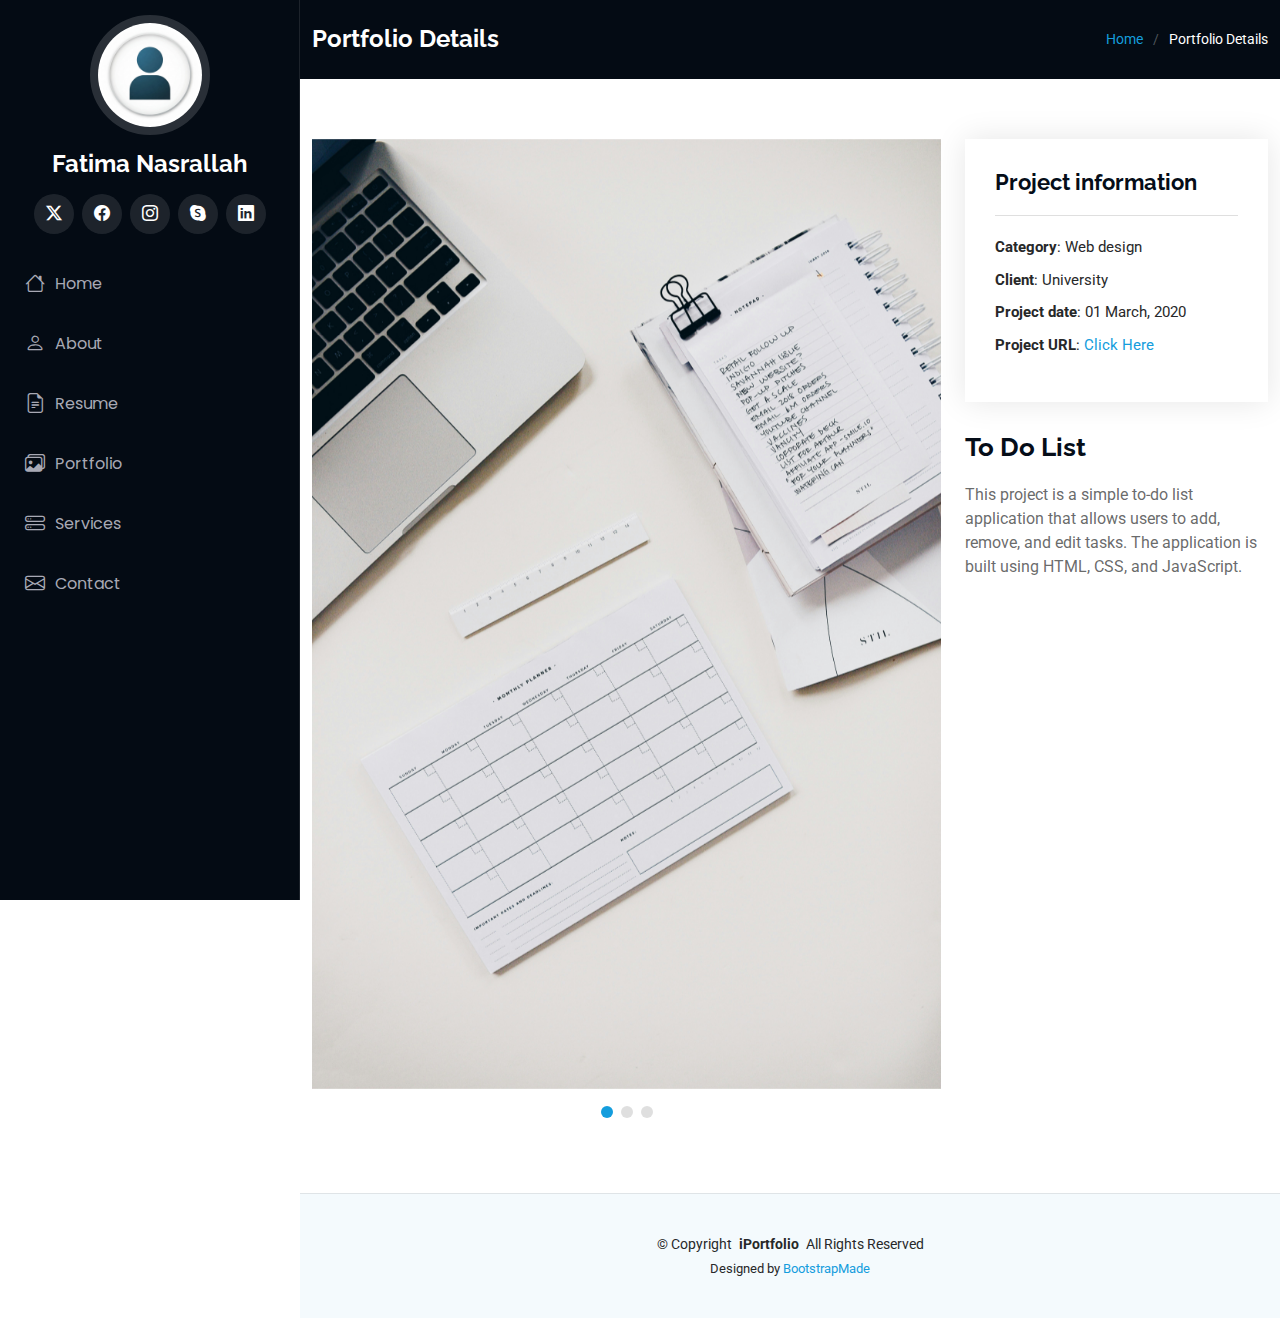
<file: portfolio-details-1.html>
<!DOCTYPE html>
<html lang="en">

<head>
  <meta charset="utf-8">
  <meta content="width=device-width, initial-scale=1.0" name="viewport">
  <title>Portfolio Details - iPortfolio Bootstrap Template</title>
  <meta content="" name="description">
  <meta content="" name="keywords">

  <!-- Favicons -->
  <link href="assets/img/favicon.png" rel="icon">
  <link href="assets/img/apple-touch-icon.png" rel="apple-touch-icon">

  <!-- Fonts -->
  <link href="https://fonts.googleapis.com" rel="preconnect">
  <link href="https://fonts.gstatic.com" rel="preconnect" crossorigin>
  <link href="https://fonts.googleapis.com/css2?family=Roboto:ital,wght@0,100;0,300;0,400;0,500;0,700;0,900;1,100;1,300;1,400;1,500;1,700;1,900&family=Poppins:ital,wght@0,100;0,200;0,300;0,400;0,500;0,600;0,700;0,800;0,900;1,100;1,200;1,300;1,400;1,500;1,600;1,700;1,800;1,900&family=Raleway:ital,wght@0,100;0,200;0,300;0,400;0,500;0,600;0,700;0,800;0,900;1,100;1,200;1,300;1,400;1,500;1,600;1,700;1,800;1,900&display=swap" rel="stylesheet">

  <!-- Vendor CSS Files -->
  <link href="assets/vendor/bootstrap/css/bootstrap.min.css" rel="stylesheet">
  <link href="assets/vendor/bootstrap-icons/bootstrap-icons.css" rel="stylesheet">
  <link href="assets/vendor/aos/aos.css" rel="stylesheet">
  <link href="assets/vendor/glightbox/css/glightbox.min.css" rel="stylesheet">
  <link href="assets/vendor/swiper/swiper-bundle.min.css" rel="stylesheet">

  <!-- Main CSS File -->
  <link href="assets/css/main.css" rel="stylesheet">
</head>

<body class="portfolio-details-page">

  <header id="header" class="header dark-background d-flex flex-column">
    <i class="header-toggle d-xl-none bi bi-list"></i>

    <div class="profile-img">
      <img src="assets/img/profile.jpeg" alt="" class="img-fluid rounded-circle">
    </div>

    <a href="index.html" class="logo d-flex align-items-center justify-content-center">
      <!-- Uncomment the line below if you also wish to use an image logo -->
      <!-- <img src="assets/img/logo.png" alt=""> -->
      <h1 class="sitename">Fatima Nasrallah</h1>
    </a>

    <div class="social-links text-center">
      <a href="#" class="twitter"><i class="bi bi-twitter-x"></i></a>
      <a href="#" class="facebook"><i class="bi bi-facebook"></i></a>
      <a href="#" class="instagram"><i class="bi bi-instagram"></i></a>
      <a href="#" class="google-plus"><i class="bi bi-skype"></i></a>
      <a href="#" class="linkedin"><i class="bi bi-linkedin"></i></a>
    </div>

    <nav id="navmenu" class="navmenu">
      <ul>
        <li><a href="index.html#hero"><i class="bi bi-house navicon"></i>Home</a></li>
        <li><a href="index.html#about"><i class="bi bi-person navicon"></i> About</a></li>
        <li><a href="index.html#resume"><i class="bi bi-file-earmark-text navicon"></i> Resume</a></li>
        <li><a href="index.html#portfolio"><i class="bi bi-images navicon"></i> Portfolio</a></li>
        <li><a href="index.html#services"><i class="bi bi-hdd-stack navicon"></i> Services</a></li>
       <!-- <li class="dropdown"><a href="#"><i class="bi bi-menu-button navicon"></i> <span>Dropdown</span> <i class="bi bi-chevron-down toggle-dropdown"></i></a>
          <ul>
            <li><a href="#">Dropdown 1</a></li>
            <li class="dropdown"><a href="#"><span>Deep Dropdown</span> <i class="bi bi-chevron-down toggle-dropdown"></i></a>
              <ul>
                <li><a href="#">Deep Dropdown 1</a></li>
                <li><a href="#">Deep Dropdown 2</a></li>
                <li><a href="#">Deep Dropdown 3</a></li>
                <li><a href="#">Deep Dropdown 4</a></li>
                <li><a href="#">Deep Dropdown 5</a></li>
              </ul>
            </li>
            <li><a href="#">Dropdown 2</a></li>
            <li><a href="#">Dropdown 3</a></li>
            <li><a href="#">Dropdown 4</a></li>
          </ul>
        </li>
        -->
        <li><a href="#contact"><i class="bi bi-envelope navicon"></i> Contact</a></li>
      </ul>
    </nav>

  </header>

  <main class="main">

    <!-- Page Title -->
    <div class="page-title dark-background">
      <div class="container d-lg-flex justify-content-between align-items-center">
        <h1 class="mb-2 mb-lg-0">Portfolio Details</h1>
        <nav class="breadcrumbs">
          <ol>
            <li><a href="index.html">Home</a></li>
            <li class="current">Portfolio Details</li>
          </ol>
        </nav>
      </div>
    </div><!-- End Page Title -->

    <!-- Portfolio Details Section -->
    <section id="portfolio-details" class="portfolio-details section">

      <div class="container" data-aos="fade-up" data-aos-delay="100">

        <div class="row gy-4">

          <div class="col-lg-8">
            <div class="portfolio-details-slider swiper init-swiper">

              <script type="application/json" class="swiper-config">
                {
                  "loop": true,
                  "speed": 600,
                  "autoplay": {
                    "delay": 5000
                  },
                  "slidesPerView": "auto",
                  "pagination": {
                    "el": ".swiper-pagination",
                    "type": "bullets",
                    "clickable": true
                  }
                }
              </script>

              <div class="swiper-wrapper align-items-center">

                <div class="swiper-slide">
                  <img src="assets/img/to-doList.jpg" alt="">
                </div>

                <div class="swiper-slide">
                  <img src="assets/img/dice.jpg" alt="">
                </div>

                <div class="swiper-slide">
                  <img src="assets/img/simonGame.jpg" alt="">
                </div>

              </div>
              <div class="swiper-pagination"></div>
            </div>
          </div>

          <div class="col-lg-4">
            <div class="portfolio-info" data-aos="fade-up" data-aos-delay="200">
              <h3>Project information</h3>
              <ul>
                <li><strong>Category</strong>: Web design</li>
                <li><strong>Client</strong>: University</li>
                <li><strong>Project date</strong>: 01 March, 2020</li>
                <li><strong>Project URL</strong>: <a href="https://fatiman444.github.io/ToDoListWebsite/">Click Here</a></li>
              </ul>
            </div>
            <div class="portfolio-description" data-aos="fade-up" data-aos-delay="300">
              <h2>To Do List</h2>
              <p>
                This project is a simple to-do list application that allows users to add, remove, and edit
                tasks. The application is built using HTML, CSS, and JavaScript.
              </p>
            </div>
          </div>

        </div>

      </div>

    </section><!-- /Portfolio Details Section -->

  </main>

  <footer id="footer" class="footer position-relative light-background">

    <div class="container">
      <div class="copyright text-center ">
        <p>© <span>Copyright</span> <strong class="px-1 sitename">iPortfolio</strong> <span>All Rights Reserved</span></p>
      </div>
      <div class="credits">
        <!-- All the links in the footer should remain intact. -->
        <!-- You can delete the links only if you've purchased the pro version. -->
        <!-- Licensing information: https://bootstrapmade.com/license/ -->
        <!-- Purchase the pro version with working PHP/AJAX contact form: [buy-url] -->
        Designed by <a href="https://bootstrapmade.com/">BootstrapMade</a>
      </div>
    </div>

  </footer>

  <!-- Scroll Top -->
  <a href="#" id="scroll-top" class="scroll-top d-flex align-items-center justify-content-center"><i class="bi bi-arrow-up-short"></i></a>

  <!-- Preloader -->
  <div id="preloader"></div>

  <!-- Vendor JS Files -->
  <script src="assets/vendor/bootstrap/js/bootstrap.bundle.min.js"></script>
  <script src="assets/vendor/php-email-form/validate.js"></script>
  <script src="assets/vendor/aos/aos.js"></script>
  <script src="assets/vendor/typed.js/typed.umd.js"></script>
  <script src="assets/vendor/purecounter/purecounter_vanilla.js"></script>
  <script src="assets/vendor/waypoints/noframework.waypoints.js"></script>
  <script src="assets/vendor/glightbox/js/glightbox.min.js"></script>
  <script src="assets/vendor/imagesloaded/imagesloaded.pkgd.min.js"></script>
  <script src="assets/vendor/isotope-layout/isotope.pkgd.min.js"></script>
  <script src="assets/vendor/swiper/swiper-bundle.min.js"></script>

  <!-- Main JS File -->
  <script src="assets/js/main.js"></script>

</body>

</html>
</file>
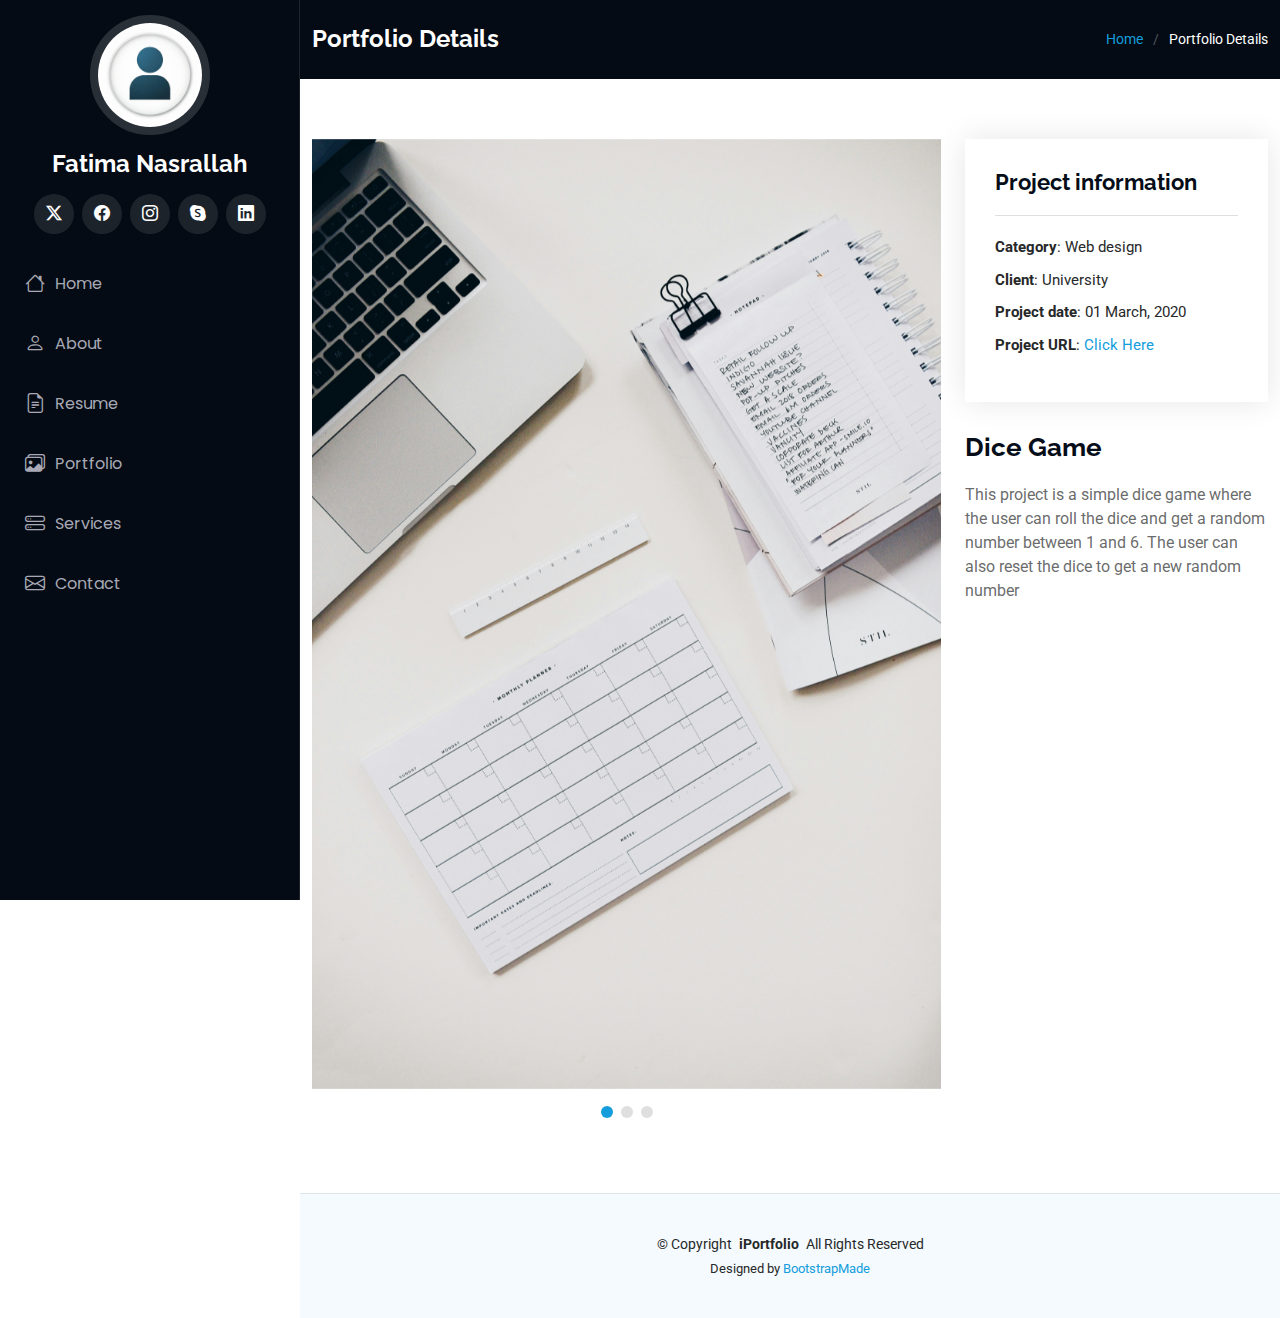
<file: portfolio-details-2.html>
<!DOCTYPE html>
<html lang="en">

<head>
  <meta charset="utf-8">
  <meta content="width=device-width, initial-scale=1.0" name="viewport">
  <title>Portfolio Details - iPortfolio Bootstrap Template</title>
  <meta content="" name="description">
  <meta content="" name="keywords">

  <!-- Favicons -->
  <link href="assets/img/favicon.png" rel="icon">
  <link href="assets/img/apple-touch-icon.png" rel="apple-touch-icon">

  <!-- Fonts -->
  <link href="https://fonts.googleapis.com" rel="preconnect">
  <link href="https://fonts.gstatic.com" rel="preconnect" crossorigin>
  <link href="https://fonts.googleapis.com/css2?family=Roboto:ital,wght@0,100;0,300;0,400;0,500;0,700;0,900;1,100;1,300;1,400;1,500;1,700;1,900&family=Poppins:ital,wght@0,100;0,200;0,300;0,400;0,500;0,600;0,700;0,800;0,900;1,100;1,200;1,300;1,400;1,500;1,600;1,700;1,800;1,900&family=Raleway:ital,wght@0,100;0,200;0,300;0,400;0,500;0,600;0,700;0,800;0,900;1,100;1,200;1,300;1,400;1,500;1,600;1,700;1,800;1,900&display=swap" rel="stylesheet">

  <!-- Vendor CSS Files -->
  <link href="assets/vendor/bootstrap/css/bootstrap.min.css" rel="stylesheet">
  <link href="assets/vendor/bootstrap-icons/bootstrap-icons.css" rel="stylesheet">
  <link href="assets/vendor/aos/aos.css" rel="stylesheet">
  <link href="assets/vendor/glightbox/css/glightbox.min.css" rel="stylesheet">
  <link href="assets/vendor/swiper/swiper-bundle.min.css" rel="stylesheet">

  <!-- Main CSS File -->
  <link href="assets/css/main.css" rel="stylesheet">
</head>

<body class="portfolio-details-page">

  <header id="header" class="header dark-background d-flex flex-column">
    <i class="header-toggle d-xl-none bi bi-list"></i>

    <div class="profile-img">
      <img src="assets/img/profile.jpeg" alt="" class="img-fluid rounded-circle">
    </div>

    <a href="index.html" class="logo d-flex align-items-center justify-content-center">
      <!-- Uncomment the line below if you also wish to use an image logo -->
      <!-- <img src="assets/img/logo.png" alt=""> -->
      <h1 class="sitename">Fatima Nasrallah</h1>
    </a>

    <div class="social-links text-center">
      <a href="#" class="twitter"><i class="bi bi-twitter-x"></i></a>
      <a href="#" class="facebook"><i class="bi bi-facebook"></i></a>
      <a href="#" class="instagram"><i class="bi bi-instagram"></i></a>
      <a href="#" class="google-plus"><i class="bi bi-skype"></i></a>
      <a href="#" class="linkedin"><i class="bi bi-linkedin"></i></a>
    </div>

    <nav id="navmenu" class="navmenu">
      <ul>
        <li><a href="index.html#hero"><i class="bi bi-house navicon"></i>Home</a></li>
        <li><a href="index.html#about"><i class="bi bi-person navicon"></i> About</a></li>
        <li><a href="index.html#resume"><i class="bi bi-file-earmark-text navicon"></i> Resume</a></li>
        <li><a href="index.html#portfolio"><i class="bi bi-images navicon"></i> Portfolio</a></li>
        <li><a href="index.html#services"><i class="bi bi-hdd-stack navicon"></i> Services</a></li>
        <!-- <li class="dropdown"><a href="#"><i class="bi bi-menu-button navicon"></i> <span>Dropdown</span> <i class="bi bi-chevron-down toggle-dropdown"></i></a>
          <ul>
            <li><a href="#">Dropdown 1</a></li>
            <li class="dropdown"><a href="#"><span>Deep Dropdown</span> <i class="bi bi-chevron-down toggle-dropdown"></i></a>
              <ul>
                <li><a href="#">Deep Dropdown 1</a></li>
                <li><a href="#">Deep Dropdown 2</a></li>
                <li><a href="#">Deep Dropdown 3</a></li>
                <li><a href="#">Deep Dropdown 4</a></li>
                <li><a href="#">Deep Dropdown 5</a></li>
              </ul>
            </li>
            <li><a href="#">Dropdown 2</a></li>
            <li><a href="#">Dropdown 3</a></li>
            <li><a href="#">Dropdown 4</a></li>
          </ul>
        </li>
        -->
        <li><a href="#contact"><i class="bi bi-envelope navicon"></i> Contact</a></li>
      </ul>
    </nav>

  </header>

  <main class="main">

    <!-- Page Title -->
    <div class="page-title dark-background">
      <div class="container d-lg-flex justify-content-between align-items-center">
        <h1 class="mb-2 mb-lg-0">Portfolio Details</h1>
        <nav class="breadcrumbs">
          <ol>
            <li><a href="index.html">Home</a></li>
            <li class="current">Portfolio Details</li>
          </ol>
        </nav>
      </div>
    </div><!-- End Page Title -->

    <!-- Portfolio Details Section -->
    <section id="portfolio-details" class="portfolio-details section">

      <div class="container" data-aos="fade-up" data-aos-delay="100">

        <div class="row gy-4">

          <div class="col-lg-8">
            <div class="portfolio-details-slider swiper init-swiper">

              <script type="application/json" class="swiper-config">
                {
                  "loop": true,
                  "speed": 600,
                  "autoplay": {
                    "delay": 5000
                  },
                  "slidesPerView": "auto",
                  "pagination": {
                    "el": ".swiper-pagination",
                    "type": "bullets",
                    "clickable": true
                  }
                }
              </script>

              <div class="swiper-wrapper align-items-center">

                <div class="swiper-slide">
                  <img src="assets/img/to-doList.jpg" alt="">
                </div>

                <div class="swiper-slide">
                  <img src="assets/img/dice.jpg" alt="">
                </div>

                <div class="swiper-slide">
                  <img src="assets/img/simonGame.jpg" alt="">
                </div>

              </div>
              <div class="swiper-pagination"></div>
            </div>
          </div>

          <div class="col-lg-4">
            <div class="portfolio-info" data-aos="fade-up" data-aos-delay="200">
              <h3>Project information</h3>
              <ul>
                <li><strong>Category</strong>: Web design</li>
                <li><strong>Client</strong>: University</li>
                <li><strong>Project date</strong>: 01 March, 2020</li>
                <li><strong>Project URL</strong>: <a href="https://fatiman444.github.io/Dicee-Challenge/">Click Here</a></li>
              </ul>
            </div>
            <div class="portfolio-description" data-aos="fade-up" data-aos-delay="300">
              <h2>Dice Game</h2>
              <p>
                This project is a simple dice game where the user can roll the dice and get a random number between
                1 and 6. The user can also reset the dice to get a new random number
              </p>
            </div>
          </div>

        </div>

      </div>

    </section><!-- /Portfolio Details Section -->

  </main>

  <footer id="footer" class="footer position-relative light-background">

    <div class="container">
      <div class="copyright text-center ">
        <p>© <span>Copyright</span> <strong class="px-1 sitename">iPortfolio</strong> <span>All Rights Reserved</span></p>
      </div>
      <div class="credits">
        <!-- All the links in the footer should remain intact. -->
        <!-- You can delete the links only if you've purchased the pro version. -->
        <!-- Licensing information: https://bootstrapmade.com/license/ -->
        <!-- Purchase the pro version with working PHP/AJAX contact form: [buy-url] -->
        Designed by <a href="https://bootstrapmade.com/">BootstrapMade</a>
      </div>
    </div>

  </footer>

  <!-- Scroll Top -->
  <a href="#" id="scroll-top" class="scroll-top d-flex align-items-center justify-content-center"><i class="bi bi-arrow-up-short"></i></a>

  <!-- Preloader -->
  <div id="preloader"></div>

  <!-- Vendor JS Files -->
  <script src="assets/vendor/bootstrap/js/bootstrap.bundle.min.js"></script>
  <script src="assets/vendor/php-email-form/validate.js"></script>
  <script src="assets/vendor/aos/aos.js"></script>
  <script src="assets/vendor/typed.js/typed.umd.js"></script>
  <script src="assets/vendor/purecounter/purecounter_vanilla.js"></script>
  <script src="assets/vendor/waypoints/noframework.waypoints.js"></script>
  <script src="assets/vendor/glightbox/js/glightbox.min.js"></script>
  <script src="assets/vendor/imagesloaded/imagesloaded.pkgd.min.js"></script>
  <script src="assets/vendor/isotope-layout/isotope.pkgd.min.js"></script>
  <script src="assets/vendor/swiper/swiper-bundle.min.js"></script>

  <!-- Main JS File -->
  <script src="assets/js/main.js"></script>

</body>

</html>
</file>
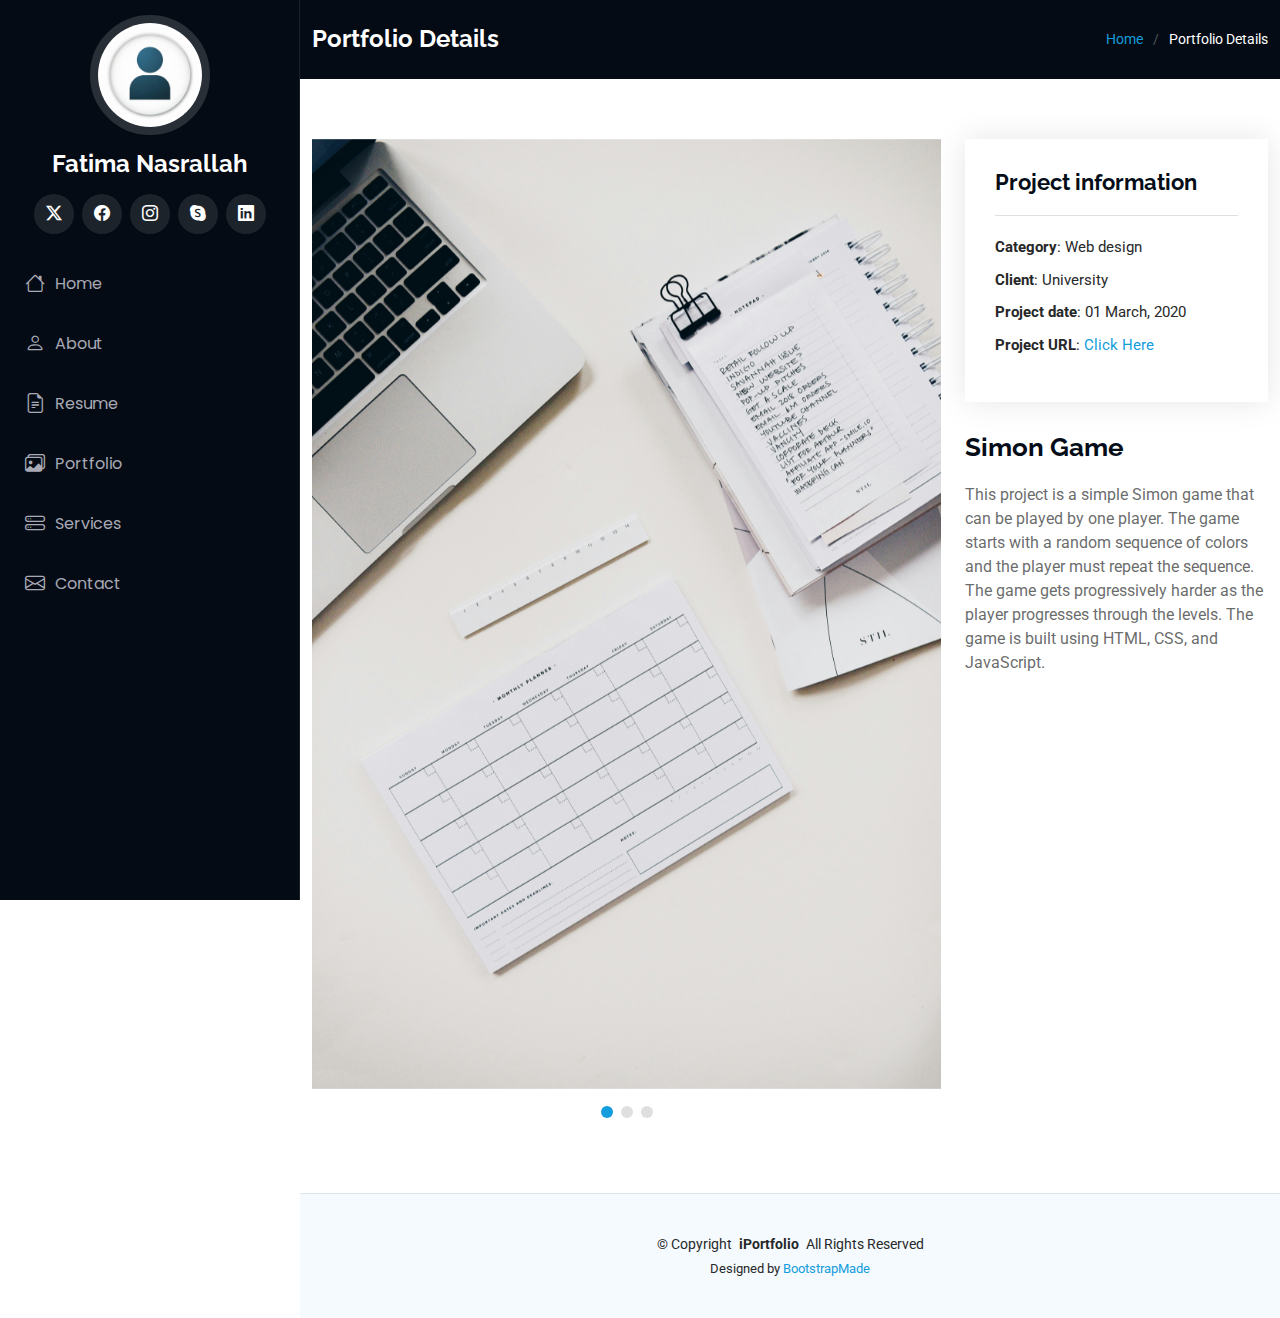
<file: portfolio-details-3.html>
<!DOCTYPE html>
<html lang="en">

<head>
  <meta charset="utf-8">
  <meta content="width=device-width, initial-scale=1.0" name="viewport">
  <title>Portfolio Details - iPortfolio Bootstrap Template</title>
  <meta content="" name="description">
  <meta content="" name="keywords">

  <!-- Favicons -->
  <link href="assets/img/favicon.png" rel="icon">
  <link href="assets/img/apple-touch-icon.png" rel="apple-touch-icon">

  <!-- Fonts -->
  <link href="https://fonts.googleapis.com" rel="preconnect">
  <link href="https://fonts.gstatic.com" rel="preconnect" crossorigin>
  <link href="https://fonts.googleapis.com/css2?family=Roboto:ital,wght@0,100;0,300;0,400;0,500;0,700;0,900;1,100;1,300;1,400;1,500;1,700;1,900&family=Poppins:ital,wght@0,100;0,200;0,300;0,400;0,500;0,600;0,700;0,800;0,900;1,100;1,200;1,300;1,400;1,500;1,600;1,700;1,800;1,900&family=Raleway:ital,wght@0,100;0,200;0,300;0,400;0,500;0,600;0,700;0,800;0,900;1,100;1,200;1,300;1,400;1,500;1,600;1,700;1,800;1,900&display=swap" rel="stylesheet">

  <!-- Vendor CSS Files -->
  <link href="assets/vendor/bootstrap/css/bootstrap.min.css" rel="stylesheet">
  <link href="assets/vendor/bootstrap-icons/bootstrap-icons.css" rel="stylesheet">
  <link href="assets/vendor/aos/aos.css" rel="stylesheet">
  <link href="assets/vendor/glightbox/css/glightbox.min.css" rel="stylesheet">
  <link href="assets/vendor/swiper/swiper-bundle.min.css" rel="stylesheet">

  <!-- Main CSS File -->
  <link href="assets/css/main.css" rel="stylesheet">

</head>

<body class="portfolio-details-page">

  <header id="header" class="header dark-background d-flex flex-column">
    <i class="header-toggle d-xl-none bi bi-list"></i>

    <div class="profile-img">
      <img src="assets/img/profile.jpeg" alt="" class="img-fluid rounded-circle">
    </div>

    <a href="index.html" class="logo d-flex align-items-center justify-content-center">
      <!-- Uncomment the line below if you also wish to use an image logo -->
      <!-- <img src="assets/img/logo.png" alt=""> -->
      <h1 class="sitename">Fatima Nasrallah</h1>
    </a>

    <div class="social-links text-center">
      <a href="#" class="twitter"><i class="bi bi-twitter-x"></i></a>
      <a href="#" class="facebook"><i class="bi bi-facebook"></i></a>
      <a href="#" class="instagram"><i class="bi bi-instagram"></i></a>
      <a href="#" class="google-plus"><i class="bi bi-skype"></i></a>
      <a href="#" class="linkedin"><i class="bi bi-linkedin"></i></a>
    </div>

    <nav id="navmenu" class="navmenu">
      <ul>
        <li><a href="index.html#hero"><i class="bi bi-house navicon"></i>Home</a></li>
        <li><a href="index.html#about"><i class="bi bi-person navicon"></i> About</a></li>
        <li><a href="index.html#resume"><i class="bi bi-file-earmark-text navicon"></i> Resume</a></li>
        <li><a href="index.html#portfolio"><i class="bi bi-images navicon"></i> Portfolio</a></li>
        <li><a href="index.html#services"><i class="bi bi-hdd-stack navicon"></i> Services</a></li>
        <!-- <li class="dropdown"><a href="#"><i class="bi bi-menu-button navicon"></i> <span>Dropdown</span> <i class="bi bi-chevron-down toggle-dropdown"></i></a>
          <ul>
            <li><a href="#">Dropdown 1</a></li>
            <li class="dropdown"><a href="#"><span>Deep Dropdown</span> <i class="bi bi-chevron-down toggle-dropdown"></i></a>
              <ul>
                <li><a href="#">Deep Dropdown 1</a></li>
                <li><a href="#">Deep Dropdown 2</a></li>
                <li><a href="#">Deep Dropdown 3</a></li>
                <li><a href="#">Deep Dropdown 4</a></li>
                <li><a href="#">Deep Dropdown 5</a></li>
              </ul>
            </li>
            <li><a href="#">Dropdown 2</a></li>
            <li><a href="#">Dropdown 3</a></li>
            <li><a href="#">Dropdown 4</a></li>
          </ul>
        </li>
        -->
        <li><a href="#contact"><i class="bi bi-envelope navicon"></i> Contact</a></li>
      </ul>
    </nav>

  </header>

  <main class="main">

    <!-- Page Title -->
    <div class="page-title dark-background">
      <div class="container d-lg-flex justify-content-between align-items-center">
        <h1 class="mb-2 mb-lg-0">Portfolio Details</h1>
        <nav class="breadcrumbs">
          <ol>
            <li><a href="index.html">Home</a></li>
            <li class="current">Portfolio Details</li>
          </ol>
        </nav>
      </div>
    </div><!-- End Page Title -->

    <!-- Portfolio Details Section -->
    <section id="portfolio-details" class="portfolio-details section">

      <div class="container" data-aos="fade-up" data-aos-delay="100">

        <div class="row gy-4">

          <div class="col-lg-8">
            <div class="portfolio-details-slider swiper init-swiper">

              <script type="application/json" class="swiper-config">
                {
                  "loop": true,
                  "speed": 600,
                  "autoplay": {
                    "delay": 5000
                  },
                  "slidesPerView": "auto",
                  "pagination": {
                    "el": ".swiper-pagination",
                    "type": "bullets",
                    "clickable": true
                  }
                }
              </script>

              <div class="swiper-wrapper align-items-center">

                <div class="swiper-slide">
                  <img src="assets/img/to-doList.jpg" alt="">
                </div>

                <div class="swiper-slide">
                  <img src="assets/img/dice.jpg" alt="">
                </div>

                <div class="swiper-slide">
                  <img src="assets/img/simonGame.jpg" alt="">
                </div>

              </div>
              <div class="swiper-pagination"></div>
            </div>
          </div>

          <div class="col-lg-4">
            <div class="portfolio-info" data-aos="fade-up" data-aos-delay="200">
              <h3>Project information</h3>
              <ul>
                <li><strong>Category</strong>: Web design</li>
                <li><strong>Client</strong>: University</li>
                <li><strong>Project date</strong>: 01 March, 2020</li>
                <li><strong>Project URL</strong>: <a href="https://fatiman444.github.io/Simon-Game">Click Here</a></li>
              </ul>
            </div>
            <div class="portfolio-description" data-aos="fade-up" data-aos-delay="300">
              <h2>Simon Game</h2>
              <p>
                This project is a simple Simon game that can be played by one player. The game starts with a
                random sequence of colors and the player must repeat the sequence. The game gets progressively
                harder as the player progresses through the levels. The game is built using HTML, CSS, and
                JavaScript.
              </p>
            </div>
          </div>

        </div>

      </div>

    </section><!-- /Portfolio Details Section -->

  </main>

  <footer id="footer" class="footer position-relative light-background">

    <div class="container">
      <div class="copyright text-center ">
        <p>© <span>Copyright</span> <strong class="px-1 sitename">iPortfolio</strong> <span>All Rights Reserved</span></p>
      </div>
      <div class="credits">
        <!-- All the links in the footer should remain intact. -->
        <!-- You can delete the links only if you've purchased the pro version. -->
        <!-- Licensing information: https://bootstrapmade.com/license/ -->
        <!-- Purchase the pro version with working PHP/AJAX contact form: [buy-url] -->
        Designed by <a href="https://bootstrapmade.com/">BootstrapMade</a>
      </div>
    </div>

  </footer>

  <!-- Scroll Top -->
  <a href="#" id="scroll-top" class="scroll-top d-flex align-items-center justify-content-center"><i class="bi bi-arrow-up-short"></i></a>

  <!-- Preloader -->
  <div id="preloader"></div>

  <!-- Vendor JS Files -->
  <script src="assets/vendor/bootstrap/js/bootstrap.bundle.min.js"></script>
  <script src="assets/vendor/php-email-form/validate.js"></script>
  <script src="assets/vendor/aos/aos.js"></script>
  <script src="assets/vendor/typed.js/typed.umd.js"></script>
  <script src="assets/vendor/purecounter/purecounter_vanilla.js"></script>
  <script src="assets/vendor/waypoints/noframework.waypoints.js"></script>
  <script src="assets/vendor/glightbox/js/glightbox.min.js"></script>
  <script src="assets/vendor/imagesloaded/imagesloaded.pkgd.min.js"></script>
  <script src="assets/vendor/isotope-layout/isotope.pkgd.min.js"></script>
  <script src="assets/vendor/swiper/swiper-bundle.min.js"></script>

  <!-- Main JS File -->
  <script src="assets/js/main.js"></script>

</body>

</html>
</file>
<file: assets/css/main.css>
/**
* Template Name: iPortfolio
* Template URL: https://bootstrapmade.com/iportfolio-bootstrap-portfolio-websites-template/
* Updated: Jun 29 2024 with Bootstrap v5.3.3
* Author: BootstrapMade.com
* License: https://bootstrapmade.com/license/
*/

/*--------------------------------------------------------------
# Font & Color Variables
# Help: https://bootstrapmade.com/color-system/
--------------------------------------------------------------*/
/* Fonts */
:root {
  --default-font: "Roboto",  system-ui, -apple-system, "Segoe UI", Roboto, "Helvetica Neue", Arial, "Noto Sans", "Liberation Sans", sans-serif, "Apple Color Emoji", "Segoe UI Emoji", "Segoe UI Symbol", "Noto Color Emoji";
  --heading-font: "Raleway",  sans-serif;
  --nav-font: "Poppins",  sans-serif;
}

/* Global Colors - The following color variables are used throughout the website. Updating them here will change the color scheme of the entire website */
:root { 
  --background-color: #ffffff; /* Background color for the entire website, including individual sections */
  --default-color: #272829; /* Default color used for the majority of the text content across the entire website */
  --heading-color: #050d18; /* Color for headings, subheadings and title throughout the website */
  --accent-color: #149ddd; /* Accent color that represents your brand on the website. It's used for buttons, links, and other elements that need to stand out */
  --surface-color: #ffffff; /* The surface color is used as a background of boxed elements within sections, such as cards, icon boxes, or other elements that require a visual separation from the global background. */
  --contrast-color: #ffffff; /* Contrast color for text, ensuring readability against backgrounds of accent, heading, or default colors. */
}

/* Nav Menu Colors - The following color variables are used specifically for the navigation menu. They are separate from the global colors to allow for more customization options */
:root {
  --nav-color: #a8a9b4;  /* The default color of the main navmenu links */
  --nav-hover-color: #ffffff; /* Applied to main navmenu links when they are hovered over or active */
  --nav-mobile-background-color: #040b14; /* Used as the background color for mobile navigation menu */
  --nav-dropdown-background-color: #040b14; /* Used as the background color for dropdown items that appear when hovering over primary navigation items */
  --nav-dropdown-color: #a8a9b4; /* Used for navigation links of the dropdown items in the navigation menu. */
  --nav-dropdown-hover-color: #ffffff; /* Similar to --nav-hover-color, this color is applied to dropdown navigation links when they are hovered over. */
}

/* Color Presets - These classes override global colors when applied to any section or element, providing reuse of the sam color scheme. */

.light-background {
  --background-color: #f4fafd;
  --surface-color: #ffffff;
}

.dark-background {
  --background-color: #040b14;
  --default-color: #ffffff;
  --heading-color: #ffffff;
  --surface-color: #151f2b;
  --contrast-color: #ffffff;
}

/* Smooth scroll */
:root {
  scroll-behavior: smooth;
}

/*--------------------------------------------------------------
# General Styling & Shared Classes
--------------------------------------------------------------*/
body {
  color: var(--default-color);
  background-color: var(--background-color);
  font-family: var(--default-font);
}

a {
  color: var(--accent-color);
  text-decoration: none;
  transition: 0.3s;
}

a:hover {
  color: color-mix(in srgb, var(--accent-color), transparent 25%);
  text-decoration: none;
}

h1,
h2,
h3,
h4,
h5,
h6 {
  color: var(--heading-color);
  font-family: var(--heading-font);
}

/* PHP Email Form Messages
------------------------------*/
.php-email-form .error-message {
  display: none;
  background: #df1529;
  color: #ffffff;
  text-align: left;
  padding: 15px;
  margin-bottom: 24px;
  font-weight: 600;
}

.php-email-form .sent-message {
  display: none;
  color: #ffffff;
  background: #059652;
  text-align: center;
  padding: 15px;
  margin-bottom: 24px;
  font-weight: 600;
}

.php-email-form .loading {
  display: none;
  background: var(--surface-color);
  text-align: center;
  padding: 15px;
  margin-bottom: 24px;
}

.php-email-form .loading:before {
  content: "";
  display: inline-block;
  border-radius: 50%;
  width: 24px;
  height: 24px;
  margin: 0 10px -6px 0;
  border: 3px solid var(--accent-color);
  border-top-color: var(--surface-color);
  animation: php-email-form-loading 1s linear infinite;
}

@keyframes php-email-form-loading {
  0% {
    transform: rotate(0deg);
  }

  100% {
    transform: rotate(360deg);
  }
}

/*--------------------------------------------------------------
# Global Header
--------------------------------------------------------------*/
.header {
  color: var(--default-color);
  background-color: var(--background-color);
  position: fixed;
  top: 0;
  left: 0;
  bottom: 0;
  padding: 0 15px;
  width: 300px;
  transition: all ease-in-out 0.3s;
  overflow-y: auto;
  z-index: 997;
  border-right: 1px solid color-mix(in srgb, var(--default-color), transparent 90%);
}

.header .profile-img img {
  margin: 15px auto;
  display: block;
  width: 120px;
  border: 8px solid color-mix(in srgb, var(--default-color), transparent 85%);
}

.header .logo {
  line-height: 1;
  margin-bottom: 15px;
}

.header .logo img {
  max-height: 32px;
  margin-right: 8px;
}

.header .logo h1 {
  font-size: 24px;
  margin: 0;
  font-weight: 700;
  color: var(--heading-color);
}

.header .social-links {
  margin: 0 0 20px 0;
}

.header .social-links a {
  font-size: 16px;
  display: inline-flex;
  align-items: center;
  justify-content: center;
  background: color-mix(in srgb, var(--default-color), transparent 90%);
  color: var(--default-color);
  margin: 0 2px;
  border-radius: 50%;
  text-align: center;
  width: 40px;
  height: 40px;
  transition: 0.3s;
}

.header .social-links a:hover {
  color: var(--contrast-color);
  background: var(--accent-color);
}

@media (min-width: 1200px) {

  .header~main,
  .header~#footer {
    margin-left: 300px;
  }
}

@media (max-width: 1199px) {
  .header {
    left: -100%;
  }
}

.header.header-show {
  left: 0;
}

.header .header-toggle {
  color: var(--contrast-color);
  background-color: var(--accent-color);
  font-size: 22px;
  display: flex;
  align-items: center;
  justify-content: center;
  width: 40px;
  height: 40px;
  border-radius: 50%;
  cursor: pointer;
  position: fixed;
  top: 15px;
  right: 15px;
  z-index: 9999;
  transition: background-color 0.3s;
}

.header .header-toggle:hover {
  color: var(--contrast-color);
  background-color: color-mix(in srgb, var(--accent-color) 90%, white 15%);
}

/*--------------------------------------------------------------
# Navigation Menu
--------------------------------------------------------------*/
.mobile-nav-toggle {
  display: none;
}

.navmenu {
  padding: 0;
  z-index: 9997;
}

.navmenu ul {
  list-style: none;
  padding: 0 0 20px 0;
  margin: 0;
}

.navmenu a,
.navmenu a:focus {
  color: var(--nav-color);
  padding: 15px 10px;
  font-family: var(--nav-font);
  font-size: 16px;
  font-weight: 400;
  display: flex;
  align-items: center;
  white-space: nowrap;
  transition: 0.3s;
  width: 100%;
}

.navmenu a .navicon,
.navmenu a:focus .navicon {
  font-size: 20px;
  margin-right: 10px;
}

.navmenu a .toggle-dropdown,
.navmenu a:focus .toggle-dropdown {
  font-size: 12px;
  line-height: 0;
  margin-left: auto;
  width: 30px;
  height: 30px;
  display: flex;
  align-items: center;
  justify-content: center;
  border-radius: 50%;
  transition: 0.3s;
  flex-shrink: 0;
  background-color: color-mix(in srgb, var(--accent-color), transparent 90%);
}

.navmenu a .toggle-dropdown:hover,
.navmenu a:focus .toggle-dropdown:hover {
  background-color: var(--accent-color);
  color: var(--contrast-color);
}

.navmenu a:hover,
.navmenu .active,
.navmenu .active:focus {
  color: var(--nav-hover-color);
}

.navmenu a:hover .navicon,
.navmenu .active .navicon,
.navmenu .active:focus .navicon {
  color: var(--accent-color);
}

.navmenu .active .toggle-dropdown,
.navmenu .active:focus .toggle-dropdown {
  background-color: var(--accent-color);
  color: var(--contrast-color);
  transform: rotate(180deg);
}

.navmenu .dropdown {
  display: block;
}

.navmenu .dropdown a,
.navmenu .dropdown a:focus {
  color: --nav-dropdown-color;
}

.navmenu .dropdown a:hover,
.navmenu .dropdown .active,
.navmenu .dropdown .active:focus {
  color: var(--nav-dropdown-hover-color);
}

.navmenu .dropdown ul {
  position: static;
  display: none;
  z-index: 99;
  padding: 5px 10px;
  margin: 5px 10px;
  background-color: var(--nav-dropdown-background-color);
  border: 1px solid color-mix(in srgb, var(--default-color), transparent 90%);
  box-shadow: none;
  transition: all 0.5s ease-in-out;
}

.navmenu .dropdown ul ul {
  background-color: rgba(33, 37, 41, 0.1);
}

.navmenu .dropdown>.dropdown-active {
  display: block;
  background-color: rgba(33, 37, 41, 0.03);
}

/*--------------------------------------------------------------
# Global Footer
--------------------------------------------------------------*/
.footer {
  color: var(--default-color);
  background-color: var(--background-color);
  font-size: 14px;
  padding: 40px 0;
  position: relative;
  border-top: 1px solid color-mix(in srgb, var(--default-color), transparent 90%);
}

.footer .copyright p {
  margin-bottom: 0;
}

.footer .credits {
  margin-top: 4px;
  font-size: 13px;
  text-align: center;
}

/*--------------------------------------------------------------
# Preloader
--------------------------------------------------------------*/
#preloader {
  position: fixed;
  inset: 0;
  z-index: 999999;
  overflow: hidden;
  background: var(--background-color);
  transition: all 0.6s ease-out;
}

#preloader:before {
  content: "";
  position: fixed;
  top: calc(50% - 30px);
  left: calc(50% - 30px);
  border: 6px solid #ffffff;
  border-color: var(--accent-color) transparent var(--accent-color) transparent;
  border-radius: 50%;
  width: 60px;
  height: 60px;
  animation: animate-preloader 1.5s linear infinite;
}

@keyframes animate-preloader {
  0% {
    transform: rotate(0deg);
  }

  100% {
    transform: rotate(360deg);
  }
}

/*--------------------------------------------------------------
# Scroll Top Button
--------------------------------------------------------------*/
.scroll-top {
  position: fixed;
  visibility: hidden;
  opacity: 0;
  right: 15px;
  bottom: -15px;
  z-index: 99999;
  background-color: var(--accent-color);
  width: 44px;
  height: 44px;
  border-radius: 50px;
  transition: all 0.4s;
}

.scroll-top i {
  font-size: 24px;
  color: var(--contrast-color);
  line-height: 0;
}

.scroll-top:hover {
  background-color: color-mix(in srgb, var(--accent-color), transparent 20%);
  color: var(--contrast-color);
}

.scroll-top.active {
  visibility: visible;
  opacity: 1;
  bottom: 15px;
}

/*--------------------------------------------------------------
# Disable aos animation delay on mobile devices
--------------------------------------------------------------*/
@media screen and (max-width: 768px) {
  [data-aos-delay] {
    transition-delay: 0 !important;
  }
}

/*--------------------------------------------------------------
# Global Page Titles & Breadcrumbs
--------------------------------------------------------------*/
.page-title {
  color: var(--default-color);
  background-color: var(--background-color);
  padding: 25px 0;
  position: relative;
}

.page-title h1 {
  font-size: 24px;
  font-weight: 700;
}

.page-title .breadcrumbs ol {
  display: flex;
  flex-wrap: wrap;
  list-style: none;
  padding: 0;
  margin: 0;
  font-size: 14px;
  font-weight: 400;
}

.page-title .breadcrumbs ol li+li {
  padding-left: 10px;
}

.page-title .breadcrumbs ol li+li::before {
  content: "/";
  display: inline-block;
  padding-right: 10px;
  color: color-mix(in srgb, var(--default-color), transparent 70%);
}

/*--------------------------------------------------------------
# Global Sections
--------------------------------------------------------------*/
section,
.section {
  color: var(--default-color);
  background-color: var(--background-color);
  padding: 60px 0;
  overflow: clip;
}

/*--------------------------------------------------------------
# Global Section Titles
--------------------------------------------------------------*/
.section-title {
  padding-bottom: 60px;
  position: relative;
}

.section-title h2 {
  font-size: 32px;
  font-weight: 700;
  margin-bottom: 20px;
  padding-bottom: 20px;
  position: relative;
}

.section-title h2:after {
  content: "";
  position: absolute;
  display: block;
  width: 50px;
  height: 3px;
  background: var(--accent-color);
  left: 0;
  bottom: 0;
}

.section-title p {
  margin-bottom: 0;
}

/*--------------------------------------------------------------
# Hero Section
--------------------------------------------------------------*/
.hero {
  width: 100%;
  min-height: 100vh;
  position: relative;
  padding: 80px 0;
  display: flex;
  align-items: center;
  justify-content: center;
}

.hero img {
  position: absolute;
  inset: 0;
  display: block;
  width: 100%;
  height: 100%;
  object-fit: cover;
  z-index: 1;
}

.hero:before {
  content: "";
  background: color-mix(in srgb, var(--background-color), transparent 70%);
  position: absolute;
  inset: 0;
  z-index: 2;
}

.hero .container {
  position: relative;
  z-index: 3;
}

.hero h2 {
  margin: 0;
  font-size: 64px;
  font-weight: 700;
}

.hero p {
  margin: 5px 0 0 0;
  font-size: 26px;
}

.hero p span {
  letter-spacing: 1px;
  border-bottom: 2px solid var(--accent-color);
}

.hero .social-links {
  margin-top: 25px;
}

.hero .social-links a {
  font-size: 24px;
  display: inline-block;
  color: color-mix(in srgb, var(--default-color), transparent 50%);
  line-height: 1;
  margin-right: 20px;
  transition: 0.3s;
}

.hero .social-links a:hover {
  color: var(--accent-color);
}

@media (max-width: 768px) {
  .hero h2 {
    font-size: 32px;
  }

  .hero p {
    font-size: 20px;
  }
}

/*--------------------------------------------------------------
# About Section
--------------------------------------------------------------*/
.about .content h2 {
  font-weight: 700;
  font-size: 24px;
}

.about .content ul {
  list-style: none;
  padding: 0;
}

.about .content ul li {
  margin-bottom: 20px;
  display: flex;
  align-items: center;
}

.about .content ul strong {
  margin-right: 10px;
}

.about .content ul i {
  font-size: 16px;
  margin-right: 5px;
  color: var(--accent-color);
  line-height: 0;
}

/*--------------------------------------------------------------
# Stats Section
--------------------------------------------------------------*/
.stats .stats-item {
  padding: 30px;
  width: 100%;
}

.stats .stats-item i {
  color: var(--accent-color);
  display: block;
  font-size: 44px;
  float: left;
  line-height: 0;
}

.stats .stats-item .purecounter {
  color: var(--heading-color);
  font-size: 48px;
  line-height: 40px;
  display: block;
  font-weight: 700;
  margin-left: 60px;
}

.stats .stats-item p {
  color: color-mix(in srgb, var(--default-color), transparent 40%);
  padding: 15px 0 0 0;
  margin: 0 0 0 60px;
  font-family: var(--heading-font);
  font-size: 14px;
}

/*--------------------------------------------------------------
# Skills Section
--------------------------------------------------------------*/
.skills .progress {
  height: 60px;
  display: block;
  background: none;
  border-radius: 0;
}

.skills .progress .skill {
  color: var(--heading-color);
  padding: 0;
  margin: 0 0 6px 0;
  text-transform: uppercase;
  display: block;
  font-weight: 600;
  font-family: var(--heading-font);
}

.skills .progress .skill .val {
  float: right;
  font-style: normal;
}

.skills .progress-bar-wrap {
  background: color-mix(in srgb, var(--default-color), transparent 90%);
  height: 10px;
}

.skills .progress-bar {
  width: 1px;
  height: 10px;
  transition: 0.9s;
  background-color: var(--accent-color);
}

/*--------------------------------------------------------------
# Resume Section
--------------------------------------------------------------*/
.resume .resume-title {
  color: var(--heading-color);
  font-size: 26px;
  font-weight: 700;
  margin-top: 20px;
  margin-bottom: 20px;
}

.resume .resume-item {
  padding: 0 0 20px 20px;
  margin-top: -2px;
  border-left: 2px solid var(--accent-color);
  position: relative;
}

.resume .resume-item h4 {
  line-height: 18px;
  font-size: 18px;
  font-weight: 600;
  text-transform: uppercase;
  color: color-mix(in srgb, var(--default-color), transparent 20%);
  margin-bottom: 10px;
}

.resume .resume-item h5 {
  font-size: 16px;
  padding: 5px 15px;
  display: inline-block;
  font-weight: 600;
  margin-bottom: 10px;
}

.resume .resume-item ul {
  padding-left: 20px;
}

.resume .resume-item ul li {
  padding-bottom: 10px;
}

.resume .resume-item:last-child {
  padding-bottom: 0;
}

.resume .resume-item::before {
  content: "";
  position: absolute;
  width: 16px;
  height: 16px;
  border-radius: 50px;
  left: -9px;
  top: 0;
  background: var(--background-color);
  border: 2px solid var(--accent-color);
}

/*--------------------------------------------------------------
# Portfolio Section
--------------------------------------------------------------*/
.portfolio .portfolio-filters {
  padding: 0;
  margin: 0 auto 20px auto;
  list-style: none;
  text-align: center;
}

.portfolio .portfolio-filters li {
  cursor: pointer;
  display: inline-block;
  padding: 0;
  font-size: 14px;
  font-weight: 400;
  margin: 0 10px;
  line-height: 1;
  text-transform: uppercase;
  margin-bottom: 10px;
  transition: all 0.3s ease-in-out;
}

.portfolio .portfolio-filters li:hover,
.portfolio .portfolio-filters li.filter-active {
  color: var(--accent-color);
}

.portfolio .portfolio-filters li:first-child {
  margin-left: 0;
}

.portfolio .portfolio-filters li:last-child {
  margin-right: 0;
}

@media (max-width: 575px) {
  .portfolio .portfolio-filters li {
    font-size: 14px;
    margin: 0 5px;
  }
}

.portfolio .portfolio-content {
  position: relative;
  overflow: hidden;
}

.portfolio .portfolio-content img {
  transition: 0.3s;
}

.portfolio .portfolio-content .portfolio-info {
  opacity: 0;
  position: absolute;
  inset: 0;
  z-index: 3;
  transition: all ease-in-out 0.3s;
  background: rgba(0, 0, 0, 0.6);
  padding: 15px;
}

.portfolio .portfolio-content .portfolio-info h4 {
  font-size: 14px;
  padding: 5px 10px;
  font-weight: 400;
  color: #ffffff;
  display: inline-block;
  background-color: var(--accent-color);
}

.portfolio .portfolio-content .portfolio-info p {
  position: absolute;
  bottom: 10px;
  text-align: center;
  display: inline-block;
  left: 0;
  right: 0;
  font-size: 16px;
  font-weight: 600;
  color: rgba(255, 255, 255, 0.8);
}

.portfolio .portfolio-content .portfolio-info .preview-link,
.portfolio .portfolio-content .portfolio-info .details-link {
  position: absolute;
  left: calc(50% - 40px);
  font-size: 26px;
  top: calc(50% - 14px);
  color: #fff;
  transition: 0.3s;
  line-height: 1.2;
}

.portfolio .portfolio-content .portfolio-info .preview-link:hover,
.portfolio .portfolio-content .portfolio-info .details-link:hover {
  color: var(--accent-color);
}

.portfolio .portfolio-content .portfolio-info .details-link {
  left: 50%;
  font-size: 34px;
  line-height: 0;
}

.portfolio .portfolio-content:hover .portfolio-info {
  opacity: 1;
}

.portfolio .portfolio-content:hover img {
  transform: scale(1.1);
}

/*--------------------------------------------------------------
# Services Section
--------------------------------------------------------------*/
.services .service-item {
  position: relative;
}

.services .service-item .icon {
  background: var(--accent-color);
  display: flex;
  align-items: center;
  justify-content: center;
  width: 54px;
  height: 54px;
  border-radius: 50%;
  transition: 0.5s;
  border: 1px solid var(--accent-color);
  margin-right: 20px;
}

.services .service-item .icon i {
  color: var(--contrast-color);
  font-size: 24px;
  line-height: 0;
}

.services .service-item:hover .icon {
  background: var(--surface-color);
}

.services .service-item:hover .icon i {
  color: var(--accent-color);
}

.services .service-item .title {
  font-weight: 700;
  margin-bottom: 15px;
  font-size: 18px;
}

.services .service-item .title a {
  color: var(--heading-color);
}

.services .service-item .title a:hover {
  color: var(--accent-color);
}

.services .service-item .description {
  line-height: 24px;
  font-size: 14px;
}

/*--------------------------------------------------------------
# Testimonials Section
--------------------------------------------------------------*/
.testimonials .testimonials-carousel,
.testimonials .testimonials-slider {
  overflow: hidden;
}

.testimonials .testimonial-item {
  box-sizing: content-box;
  text-align: center;
  min-height: 320px;
}

.testimonials .testimonial-item .testimonial-img {
  width: 90px;
  border-radius: 50%;
  margin: 0 auto;
}

.testimonials .testimonial-item h3 {
  font-size: 18px;
  font-weight: bold;
  margin: 10px 0 5px 0;
}

.testimonials .testimonial-item h4 {
  font-size: 14px;
  color: color-mix(in srgb, var(--default-color), transparent 20%);
  margin: 0;
}

.testimonials .testimonial-item .quote-icon-left,
.testimonials .testimonial-item .quote-icon-right {
  color: color-mix(in srgb, var(--accent-color), transparent 40%);
  font-size: 26px;
  line-height: 0;
}

.testimonials .testimonial-item .quote-icon-left {
  display: inline-block;
  left: -5px;
  position: relative;
}

.testimonials .testimonial-item .quote-icon-right {
  display: inline-block;
  right: -5px;
  position: relative;
  top: 10px;
  transform: scale(-1, -1);
}

.testimonials .testimonial-item p {
  font-style: italic;
  margin: 0 15px 15px 15px;
  padding: 20px;
  background-color: var(--surface-color);
  position: relative;
  margin-bottom: 35px;
  border-radius: 6px;
  box-shadow: 0px 2px 15px rgba(0, 0, 0, 0.1);
}

.testimonials .testimonial-item p::after {
  content: "";
  width: 0;
  height: 0;
  border-top: 20px solid var(--surface-color);
  border-right: 20px solid transparent;
  border-left: 20px solid transparent;
  position: absolute;
  bottom: -20px;
  left: calc(50% - 20px);
}

.testimonials .swiper-wrapper {
  height: auto;
}

.testimonials .swiper-pagination {
  margin-top: 40px;
  position: relative;
}

.testimonials .swiper-pagination .swiper-pagination-bullet {
  width: 12px;
  height: 12px;
  background-color: var(--background-color);
  opacity: 1;
  border: 1px solid var(--accent-color);
}

.testimonials .swiper-pagination .swiper-pagination-bullet-active {
  background-color: var(--accent-color);
}

/*--------------------------------------------------------------
# Contact Section
--------------------------------------------------------------*/
.contact .info-wrap {
  background-color: var(--surface-color);
  box-shadow: 0px 0px 20px rgba(0, 0, 0, 0.1);
  padding: 30px;
}

@media (max-width: 575px) {
  .contact .info-wrap {
    padding: 20px;
  }
}

.contact .info-item {
  margin-bottom: 40px;
}

.contact .info-item i {
  font-size: 20px;
  color: var(--accent-color);
  background: color-mix(in srgb, var(--accent-color), transparent 92%);
  width: 44px;
  height: 44px;
  display: flex;
  justify-content: center;
  align-items: center;
  border-radius: 50px;
  transition: all 0.3s ease-in-out;
  margin-right: 15px;
}

.contact .info-item h3 {
  padding: 0;
  font-size: 18px;
  font-weight: 700;
  margin-bottom: 5px;
}

.contact .info-item p {
  padding: 0;
  margin-bottom: 0;
  font-size: 14px;
}

.contact .info-item:hover i {
  background: var(--accent-color);
  color: var(--contrast-color);
}

.contact .php-email-form {
  background-color: var(--surface-color);
  height: 100%;
  padding: 30px;
  box-shadow: 0px 0px 20px rgba(0, 0, 0, 0.1);
}

@media (max-width: 575px) {
  .contact .php-email-form {
    padding: 20px;
  }
}

.contact .php-email-form input[type=text],
.contact .php-email-form input[type=email],
.contact .php-email-form textarea {
  font-size: 14px;
  padding: 10px 15px;
  box-shadow: none;
  border-radius: 0;
  color: var(--default-color);
  background-color: var(--surface-color);
  border-color: color-mix(in srgb, var(--default-color), transparent 80%);
}

.contact .php-email-form input[type=text]:focus,
.contact .php-email-form input[type=email]:focus,
.contact .php-email-form textarea:focus {
  border-color: var(--accent-color);
}

.contact .php-email-form input[type=text]::placeholder,
.contact .php-email-form input[type=email]::placeholder,
.contact .php-email-form textarea::placeholder {
  color: color-mix(in srgb, var(--default-color), transparent 70%);
}

.contact .php-email-form button[type=submit] {
  color: var(--contrast-color);
  background: var(--accent-color);
  border: 0;
  padding: 10px 30px;
  transition: 0.4s;
  border-radius: 50px;
}

.contact .php-email-form button[type=submit]:hover {
  background: color-mix(in srgb, var(--accent-color), transparent 25%);
}

/*--------------------------------------------------------------
# Portfolio Details Section
--------------------------------------------------------------*/
.portfolio-details .portfolio-details-slider img {
  width: 100%;
}

.portfolio-details .portfolio-details-slider .swiper-pagination {
  margin-top: 20px;
  position: relative;
}

.portfolio-details .portfolio-details-slider .swiper-pagination .swiper-pagination-bullet {
  width: 12px;
  height: 12px;
  background-color: color-mix(in srgb, var(--default-color), transparent 85%);
  opacity: 1;
}

.portfolio-details .portfolio-details-slider .swiper-pagination .swiper-pagination-bullet-active {
  background-color: var(--accent-color);
}

.portfolio-details .portfolio-info {
  padding: 30px;
  box-shadow: 0px 0 30px rgba(0, 0, 0, 0.1);
}

.portfolio-details .portfolio-info h3 {
  font-size: 22px;
  font-weight: 700;
  margin-bottom: 20px;
  padding-bottom: 20px;
  border-bottom: 1px solid color-mix(in srgb, var(--default-color), transparent 85%);
}

.portfolio-details .portfolio-info ul {
  list-style: none;
  padding: 0;
  font-size: 15px;
}

.portfolio-details .portfolio-info ul li+li {
  margin-top: 10px;
}

.portfolio-details .portfolio-description {
  padding-top: 30px;
}

.portfolio-details .portfolio-description h2 {
  font-size: 26px;
  font-weight: 700;
  margin-bottom: 20px;
}

.portfolio-details .portfolio-description p {
  padding: 0;
  color: color-mix(in srgb, var(--default-color), transparent 30%);
}

/*--------------------------------------------------------------
# Service Details Section
--------------------------------------------------------------*/
.service-details .services-list {
  padding: 10px 30px;
  border: 1px solid color-mix(in srgb, var(--default-color), transparent 90%);
  margin-bottom: 20px;
}

.service-details .services-list a {
  display: block;
  line-height: 1;
  padding: 8px 0 8px 15px;
  border-left: 3px solid color-mix(in srgb, var(--default-color), transparent 70%);
  margin: 20px 0;
  color: color-mix(in srgb, var(--default-color), transparent 20%);
  transition: 0.3s;
}

.service-details .services-list a.active {
  color: var(--heading-color);
  font-weight: 700;
  border-color: var(--accent-color);
}

.service-details .services-list a:hover {
  border-color: var(--accent-color);
}

.service-details .services-img {
  margin-bottom: 20px;
}

.service-details h3 {
  font-size: 26px;
  font-weight: 700;
}

.service-details h4 {
  font-size: 20px;
  font-weight: 700;
}

.service-details p {
  font-size: 15px;
}

.service-details ul {
  list-style: none;
  padding: 0;
  font-size: 15px;
}

.service-details ul li {
  padding: 5px 0;
  display: flex;
  align-items: center;
}

.service-details ul i {
  font-size: 20px;
  margin-right: 8px;
  color: var(--accent-color);
}

/*--------------------------------------------------------------
# Starter Section Section
--------------------------------------------------------------*/
.starter-section {
  /* Add your styles here */
}
 /* Contact Section */
 #contact {
  padding: 60px 0;
  background-color: #fff;
  text-align: center;
}

#contact h2 {
  font-size: 2.5rem;
  font-weight: 600;
  margin-bottom: 2rem;
  color: #2C3E50;
}

#contact p {
  font-size: 1.1rem;
  margin-bottom: 1.5rem;
  color: #555;
}

#contact img {
  width: 60px;
  height: 60px;
  border-radius: 50%;
  transition: transform 0.3s ease, box-shadow 0.3s ease;
  margin-top: 20px;
}

#contact img:hover {
  transform: scale(1.1);
  box-shadow: 0 4px 15px rgba(0, 0, 0, 0.1);
}
</file>
